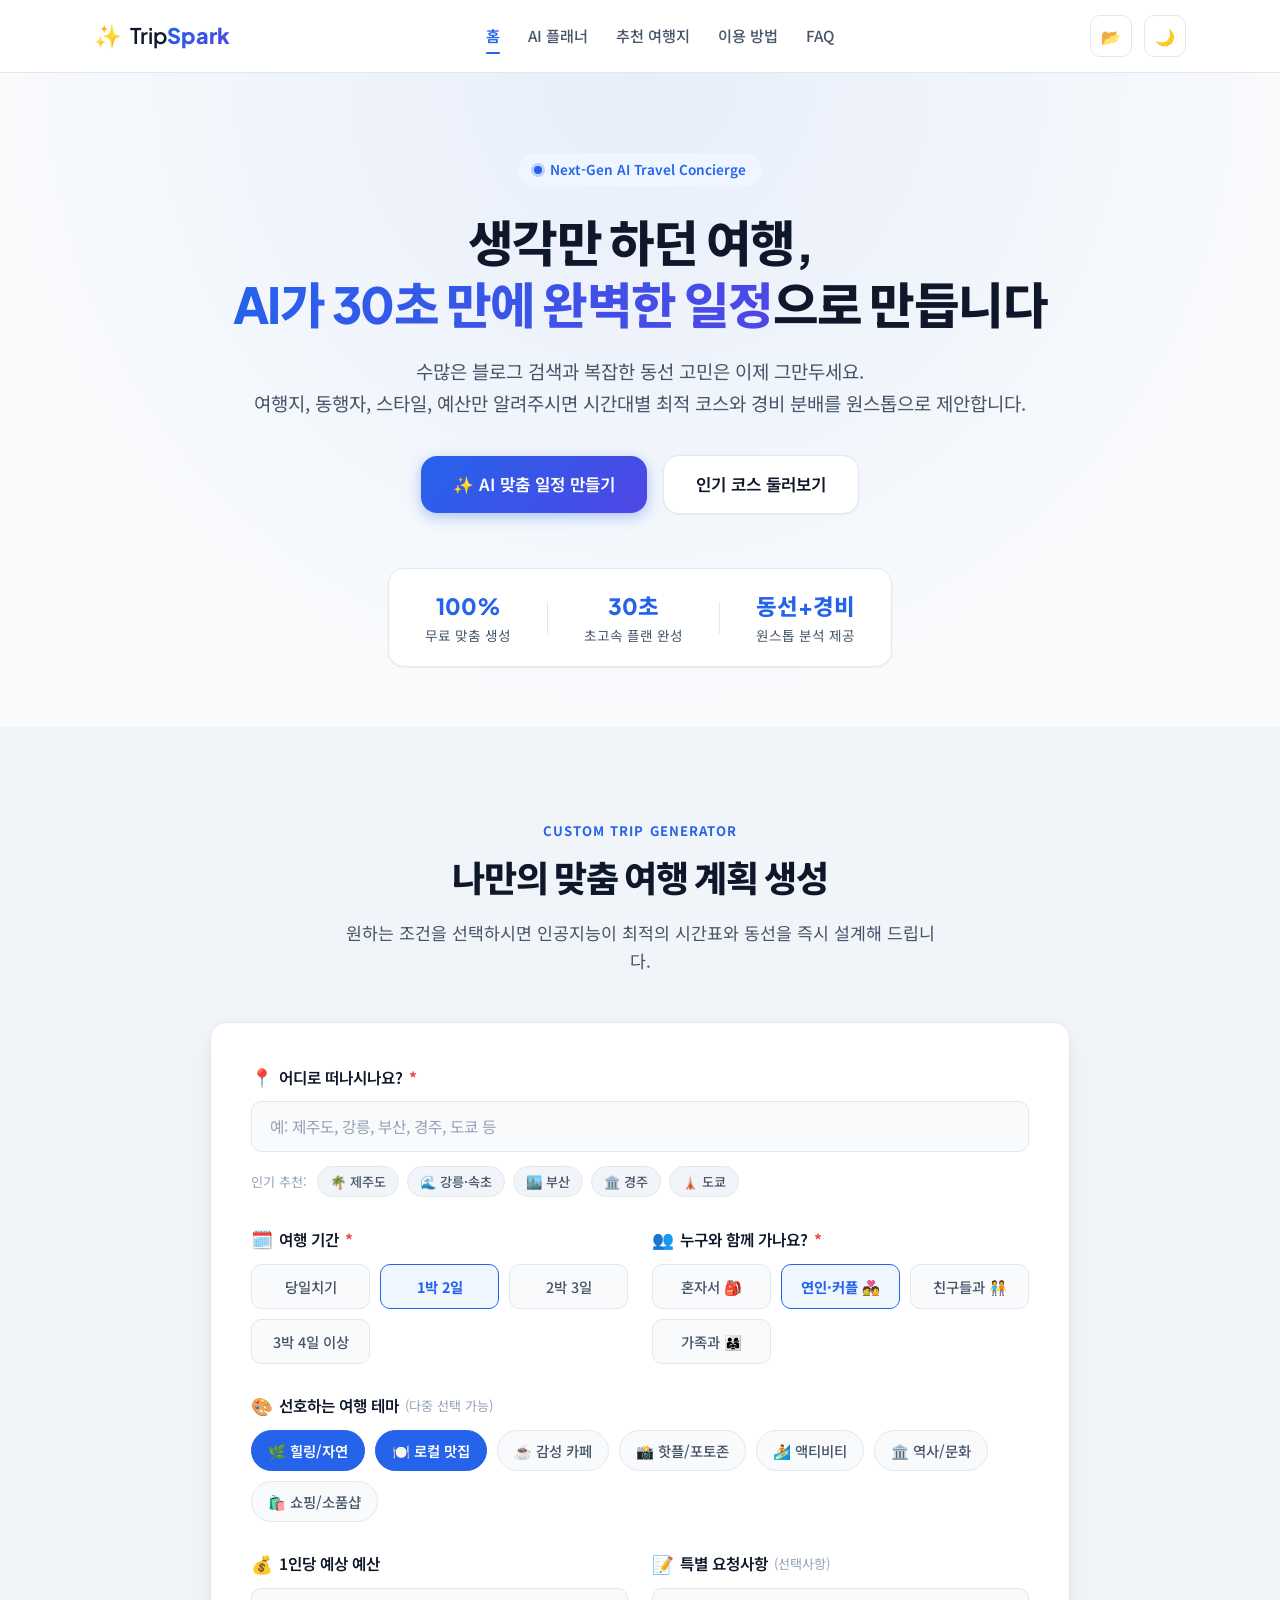
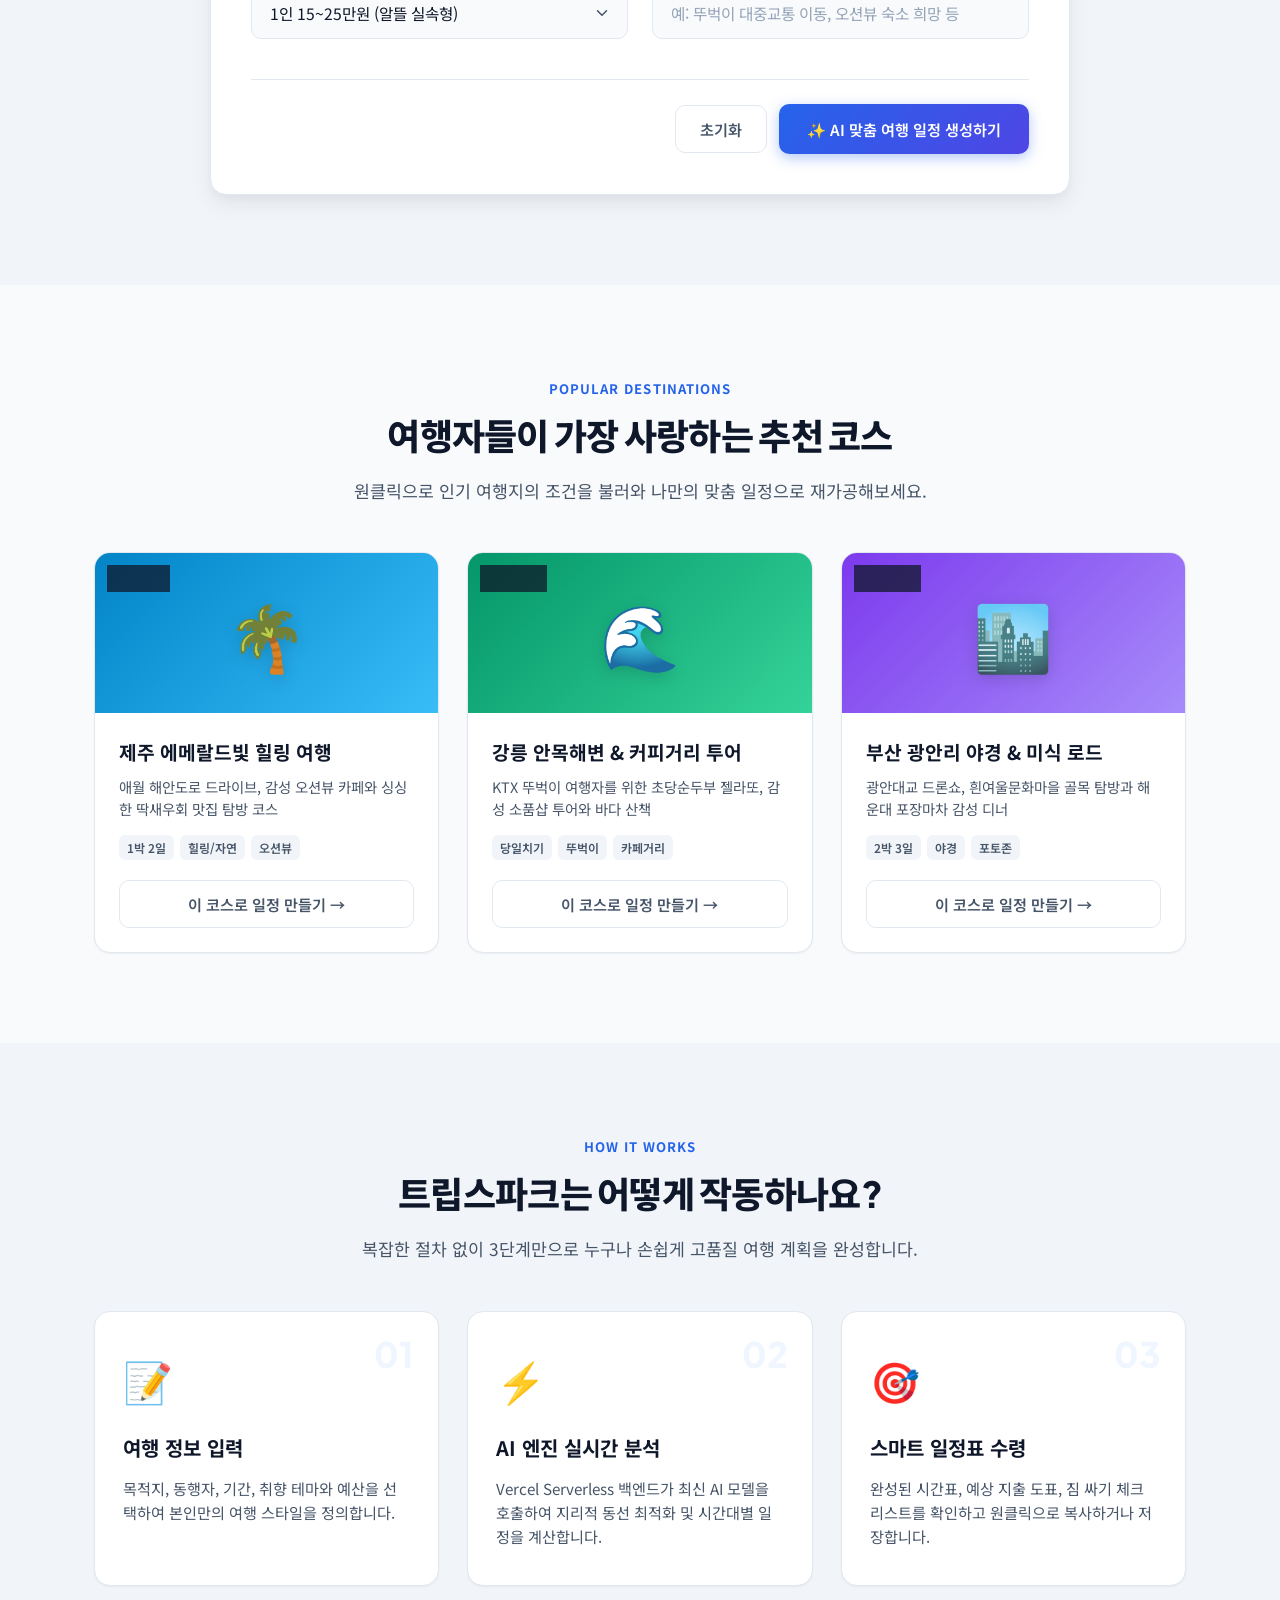
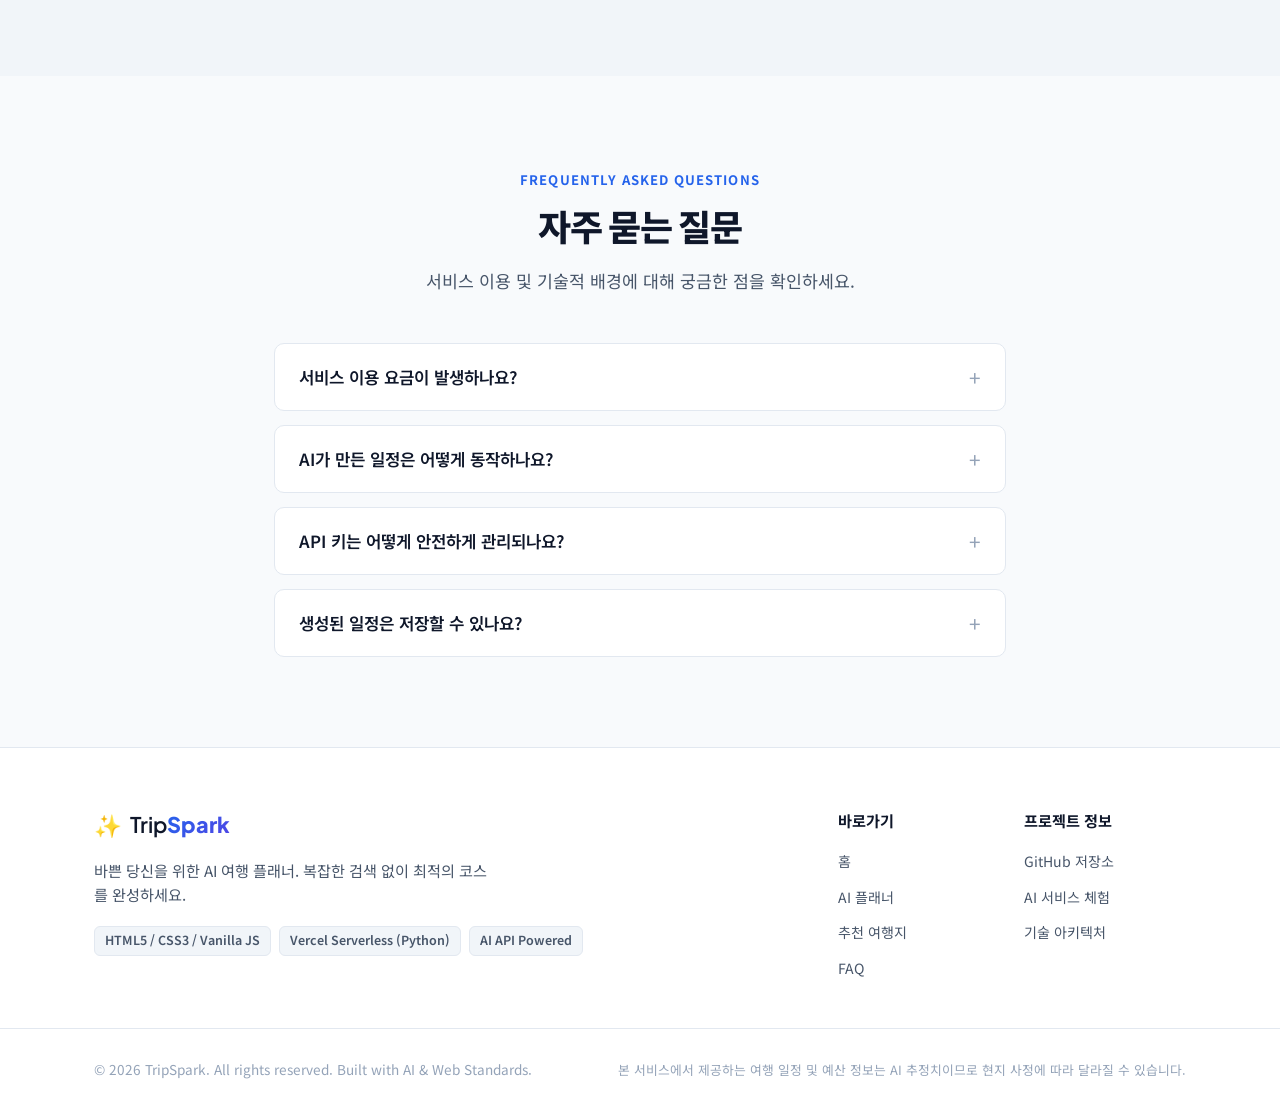
<file: index.html>
<!DOCTYPE html>
<html lang="ko">
<head>
  <meta charset="UTF-8">
  <meta name="viewport" content="width=device-width, initial-scale=1.0">
  <title>TripSpark | AI 맞춤 여행 일정 & 경비 플래너</title>
  <meta name="description" content="단 30초 만에 완성하는 나만의 맞춤형 여행 코스! 취향, 동행자, 예산에 맞춘 최적의 일정과 경비 분배를 AI가 제안합니다.">
  
  <!-- Favicon (SVG data URI) -->
  <link rel="icon" href="data:image/svg+xml,<svg xmlns=%22http://www.w3.org/2000/svg%22 viewBox=%220 0 100 100%22><text y=%22.9em%22 font-size=%2290%22>✈️</text></svg>">
  
  <!-- Web Fonts (Preconnect & Google Fonts) -->
  <link rel="preconnect" href="https://fonts.googleapis.com">
  <link rel="preconnect" href="https://fonts.gstatic.com" crossorigin>
  <link href="https://fonts.googleapis.com/css2?family=Noto+Sans+KR:wght@300;400;500;600;700;800&family=Plus+Jakarta+Sans:wght@500;600;700;800&display=swap" rel="stylesheet">
  
  <!-- Stylesheets -->
  <link rel="stylesheet" href="css/style.css">
  <link rel="stylesheet" href="css/dark-mode.css">
</head>
<body>

  <!-- ==================== HEADER / NAVIGATION ==================== -->
  <header class="navbar" id="navbar">
    <div class="container nav-container">
      <a href="#hero" class="brand-logo">
        <span class="logo-icon">✨</span>
        <span class="logo-text">Trip<strong>Spark</strong></span>
      </a>

      <!-- Desktop Navigation Links -->
      <nav class="nav-menu" id="navMenu">
        <ul class="nav-list">
          <li><a href="#hero" class="nav-link active">홈</a></li>
          <li><a href="#planner" class="nav-link">AI 플래너</a></li>
          <li><a href="#featured" class="nav-link">추천 여행지</a></li>
          <li><a href="#guide" class="nav-link">이용 방법</a></li>
          <li><a href="#faq" class="nav-link">FAQ</a></li>
        </ul>
      </nav>

      <!-- Utility Actions -->
      <div class="nav-actions">
        <!-- Storage Button (보너스 과제: 보관함) -->
        <button type="button" class="btn-icon" id="savedPlansBtn" title="최근 저장한 플랜" aria-label="최근 저장한 플랜 열기">
          <span class="icon">📂</span>
          <span class="badge" id="savedCountBadge">0</span>
        </button>

        <!-- Dark Mode Toggle Button (보너스 과제) -->
        <button type="button" class="btn-icon theme-toggle" id="themeToggleBtn" title="다크 모드 전환" aria-label="다크 모드 전환">
          <span class="icon" id="themeIcon">🌙</span>
        </button>

        <!-- Mobile Hamburger Toggle -->
        <button type="button" class="btn-icon mobile-menu-toggle" id="mobileMenuBtn" aria-label="모바일 메뉴 열기">
          <span></span>
          <span></span>
          <span></span>
        </button>
      </div>
    </div>
  </header>

  <!-- ==================== HERO SECTION ==================== -->
  <section class="section hero-section" id="hero">
    <div class="container hero-container">
      <div class="hero-content">
        <div class="hero-badge">
          <span class="badge-dot"></span>
          <span>Next-Gen AI Travel Concierge</span>
        </div>
        <h1 class="hero-title">
          생각만 하던 여행,<br>
          <span class="gradient-text">AI가 30초 만에 완벽한 일정</span>으로 만듭니다
        </h1>
        <p class="hero-desc">
          수많은 블로그 검색과 복잡한 동선 고민은 이제 그만두세요.<br class="hide-mobile">
          여행지, 동행자, 스타일, 예산만 알려주시면 시간대별 최적 코스와 경비 분배를 원스톱으로 제안합니다.
        </p>

        <div class="hero-cta-group">
          <a href="#planner" class="btn btn-primary btn-lg">
            <span>✨ AI 맞춤 일정 만들기</span>
          </a>
          <a href="#featured" class="btn btn-secondary btn-lg">
            <span>인기 코스 둘러보기</span>
          </a>
        </div>

        <!-- Trust Features / Key Metrics -->
        <div class="hero-stats">
          <div class="stat-item">
            <div class="stat-num">100%</div>
            <div class="stat-label">무료 맞춤 생성</div>
          </div>
          <div class="stat-divider"></div>
          <div class="stat-item">
            <div class="stat-num">30초</div>
            <div class="stat-label">초고속 플랜 완성</div>
          </div>
          <div class="stat-divider"></div>
          <div class="stat-item">
            <div class="stat-num">동선+경비</div>
            <div class="stat-label">원스톱 분석 제공</div>
          </div>
        </div>
      </div>
    </div>
  </section>

  <!-- ==================== AI PLANNER SECTION (CORE FEATURE) ==================== -->
  <section class="section planner-section" id="planner">
    <div class="container">
      <div class="section-header text-center">
        <span class="section-subtitle">CUSTOM TRIP GENERATOR</span>
        <h2 class="section-title">나만의 맞춤 여행 계획 생성</h2>
        <p class="section-desc">원하는 조건을 선택하시면 인공지능이 최적의 시간표와 동선을 즉시 설계해 드립니다.</p>
      </div>

      <div class="planner-card">
        <!-- Input Form -->
        <form id="travelForm" class="planner-form" novalidate>
          
          <!-- Field 1: Destination -->
          <div class="form-group">
            <label for="destinationInput" class="form-label">
              <span class="label-icon">📍</span> 어디로 떠나시나요? <span class="required">*</span>
            </label>
            <div class="input-with-clear">
              <input 
                type="text" 
                id="destinationInput" 
                name="destination" 
                class="form-control" 
                placeholder="예: 제주도, 강릉, 부산, 경주, 도쿄 등" 
                autocomplete="off"
                required
              >
            </div>
            <!-- Quick Chips -->
            <div class="chips-container">
              <span class="chips-label">인기 추천:</span>
              <button type="button" class="chip-btn" data-dest="제주도">🌴 제주도</button>
              <button type="button" class="chip-btn" data-dest="강릉/속초">🌊 강릉·속초</button>
              <button type="button" class="chip-btn" data-dest="부산">🏙️ 부산</button>
              <button type="button" class="chip-btn" data-dest="경주">🏛️ 경주</button>
              <button type="button" class="chip-btn" data-dest="도쿄">🗼 도쿄</button>
            </div>
          </div>

          <!-- 2-Column Grid for Duration & Travelers -->
          <div class="form-grid-2">
            <!-- Field 2: Duration -->
            <div class="form-group">
              <label class="form-label">
                <span class="label-icon">🗓️</span> 여행 기간 <span class="required">*</span>
              </label>
              <div class="radio-pill-group" id="durationGroup">
                <label class="radio-pill">
                  <input type="radio" name="duration" value="당일치기">
                  <span>당일치기</span>
                </label>
                <label class="radio-pill">
                  <input type="radio" name="duration" value="1박 2일" checked>
                  <span>1박 2일</span>
                </label>
                <label class="radio-pill">
                  <input type="radio" name="duration" value="2박 3일">
                  <span>2박 3일</span>
                </label>
                <label class="radio-pill">
                  <input type="radio" name="duration" value="3박 4일">
                  <span>3박 4일 이상</span>
                </label>
              </div>
            </div>

            <!-- Field 3: Travelers -->
            <div class="form-group">
              <label class="form-label">
                <span class="label-icon">👥</span> 누구와 함께 가나요? <span class="required">*</span>
              </label>
              <div class="radio-pill-group" id="travelersGroup">
                <label class="radio-pill">
                  <input type="radio" name="travelers" value="혼자서 (나홀로 여행)">
                  <span>혼자서 🎒</span>
                </label>
                <label class="radio-pill">
                  <input type="radio" name="travelers" value="연인·커플과 함께" checked>
                  <span>연인·커플 💑</span>
                </label>
                <label class="radio-pill">
                  <input type="radio" name="travelers" value="친구들과 함께">
                  <span>친구들과 🧑‍🤝‍🧑</span>
                </label>
                <label class="radio-pill">
                  <input type="radio" name="travelers" value="가족(아이/부모님)과 함께">
                  <span>가족과 👨‍👩‍👧</span>
                </label>
              </div>
            </div>
          </div>

          <!-- Field 4: Travel Theme (Checkboxes) -->
          <div class="form-group">
            <label class="form-label">
              <span class="label-icon">🎨</span> 선호하는 여행 테마 <span class="label-hint">(다중 선택 가능)</span>
            </label>
            <div class="checkbox-tag-group" id="themeGroup">
              <label class="checkbox-tag">
                <input type="checkbox" name="theme" value="힐링/자연" checked>
                <span>🌿 힐링/자연</span>
              </label>
              <label class="checkbox-tag">
                <input type="checkbox" name="theme" value="맛집 투어" checked>
                <span>🍽️ 로컬 맛집</span>
              </label>
              <label class="checkbox-tag">
                <input type="checkbox" name="theme" value="감성 카페">
                <span>☕ 감성 카페</span>
              </label>
              <label class="checkbox-tag">
                <input type="checkbox" name="theme" value="핫플레이스/포토존">
                <span>📸 핫플/포토존</span>
              </label>
              <label class="checkbox-tag">
                <input type="checkbox" name="theme" value="액티비티/체험">
                <span>🏄 액티비티</span>
              </label>
              <label class="checkbox-tag">
                <input type="checkbox" name="theme" value="역사/문화 유적">
                <span>🏛️ 역사/문화</span>
              </label>
              <label class="checkbox-tag">
                <input type="checkbox" name="theme" value="쇼핑/소품샵">
                <span>🛍️ 쇼핑/소품샵</span>
              </label>
            </div>
          </div>

          <!-- 2-Column Grid for Budget & Notes -->
          <div class="form-grid-2">
            <!-- Field 5: Budget -->
            <div class="form-group">
              <label for="budgetSelect" class="form-label">
                <span class="label-icon">💰</span> 1인당 예상 예산
              </label>
              <select id="budgetSelect" name="budget" class="form-control select-control">
                <option value="1인 10만원 이하 (초가성비 뚜벅이)">1인 10만원 이하 (초가성비 뚜벅이)</option>
                <option value="1인 15~25만원 (알뜰 실속형)" selected>1인 15~25만원 (알뜰 실속형)</option>
                <option value="1인 30~50만원 (여유로운 힐링형)">1인 30~50만원 (여유로운 힐링형)</option>
                <option value="1인 50만원 이상 (럭셔리 호캉스/플렉스)">1인 50만원 이상 (럭셔리 호캉스)</option>
              </select>
            </div>

            <!-- Field 6: Special Notes -->
            <div class="form-group">
              <label for="notesInput" class="form-label">
                <span class="label-icon">📝</span> 특별 요청사항 <span class="label-hint">(선택사항)</span>
              </label>
              <input 
                type="text" 
                id="notesInput" 
                name="notes" 
                class="form-control" 
                placeholder="예: 뚜벅이 대중교통 이동, 오션뷰 숙소 희망 등"
              >
            </div>
          </div>

          <!-- Form Submit Actions -->
          <div class="form-actions">
            <button type="button" id="resetBtn" class="btn btn-outline">
              <span>초기화</span>
            </button>
            <button type="submit" id="submitBtn" class="btn btn-primary btn-submit">
              <span class="btn-text">✨ AI 맞춤 여행 일정 생성하기</span>
              <span class="btn-spinner" style="display: none;"></span>
            </button>
          </div>

        </form>

        <!-- ================= UX Feedback / Alerts Container ================= -->
        <div id="alertContainer" class="alert-container" style="display: none;">
          <div class="alert-box" id="alertBox">
            <span class="alert-icon" id="alertIcon">⚠️</span>
            <div class="alert-content">
              <div class="alert-title" id="alertTitle">안내</div>
              <div class="alert-message" id="alertMessage"></div>
            </div>
            <button type="button" class="alert-close" id="alertCloseBtn" aria-label="닫기">✕</button>
          </div>
        </div>

        <!-- ================= Loading State UI ================= -->
        <div id="loadingContainer" class="loading-container" style="display: none;">
          <div class="loading-spinner-wrapper">
            <div class="pulsing-circle"></div>
            <div class="loading-plane">✈️</div>
          </div>
          <h3 class="loading-title">AI 플래너가 여행 일정을 생성하고 있습니다</h3>
          <p class="loading-desc" id="loadingProgressText">목적지 정보와 동선을 분석 중입니다...</p>
          <div class="loading-progress-bar">
            <div class="loading-progress-fill" id="progressBar"></div>
          </div>
          <p class="loading-hint" id="loadingDelayHint" style="display: none;">
            ⏳ AI 연동으로 인해 응답까지 약 5~15초 정도 소요될 수 있습니다. 잠시만 기다려주세요.
          </p>
        </div>

        <!-- ================= Result Display Container ================= -->
        <div id="resultContainer" class="result-container" style="display: none;">
          
          <!-- Mock / Notification Banner -->
          <div id="mockBanner" class="info-banner" style="display: none;">
            <span class="banner-icon">💡</span>
            <span class="banner-text" id="mockBannerText">스마트 시뮬레이션 모드로 생성되었습니다. Vercel 환경 변수 등록 시 실시간 AI로 전환됩니다.</span>
          </div>

          <!-- Result Header -->
          <div class="result-header">
            <div class="result-badge-row">
              <span class="tag-pill tag-dest" id="resultDestTag">📍 제주도</span>
              <span class="tag-pill tag-duration" id="resultDurationTag">🗓️ 1박 2일</span>
              <span class="tag-pill tag-travelers" id="resultTravelersTag">👥 연인과 함께</span>
              <span class="tag-pill tag-budget" id="resultBudgetTag">💰 알뜰 실속형</span>
            </div>
            <h3 class="result-title" id="resultTitle">✨ 제주도 1박 2일 맞춤 여행 코스</h3>
            <p class="result-summary" id="resultSummary"></p>
          </div>

          <!-- Itinerary Days (Timeline) -->
          <div class="itinerary-timeline" id="timelineContainer">
            <!-- Dynamically populated via JavaScript -->
          </div>

          <!-- Budget Breakdown & Checklist Grid -->
          <div class="result-details-grid">
            <!-- Budget Card -->
            <div class="detail-card">
              <div class="detail-card-header">
                <span class="card-icon">💳</span>
                <h4>예상 지출 분석</h4>
              </div>
              <div class="budget-list" id="budgetList">
                <!-- Dynamically populated -->
              </div>
            </div>

            <!-- Packing Checklist Card -->
            <div class="detail-card">
              <div class="detail-card-header">
                <span class="card-icon">🎒</span>
                <h4>추천 준비물 체크리스트</h4>
              </div>
              <ul class="checklist-items" id="checklistItems">
                <!-- Dynamically populated with interactive checkboxes -->
              </ul>
            </div>
          </div>

          <!-- AI Special Advice -->
          <div class="advice-card" id="adviceCard">
            <div class="advice-icon">💡</div>
            <div class="advice-body">
              <div class="advice-title">AI 여행 컨시어지 조언</div>
              <p class="advice-text" id="adviceText"></p>
            </div>
          </div>

          <!-- Action Buttons Bar -->
          <div class="result-actions">
            <button type="button" class="btn btn-outline" id="copyResultBtn">
              <span>📋 전체 일정 복사</span>
            </button>
            <button type="button" class="btn btn-outline" id="saveResultBtn">
              <span>💾 내 보관함에 저장</span>
            </button>
            <button type="button" class="btn btn-outline" id="printResultBtn">
              <span>🖨️ 일정 인쇄 / PDF</span>
            </button>
            <button type="button" class="btn btn-primary" id="regenerateBtn">
              <span>🔄 다른 일정 생성하기</span>
            </button>
          </div>

        </div>

      </div>
    </div>
  </section>

  <!-- ==================== FEATURED TRIPS SECTION ==================== -->
  <section class="section featured-section" id="featured">
    <div class="container">
      <div class="section-header text-center">
        <span class="section-subtitle">POPULAR DESTINATIONS</span>
        <h2 class="section-title">여행자들이 가장 사랑하는 추천 코스</h2>
        <p class="section-desc">원클릭으로 인기 여행지의 조건을 불러와 나만의 맞춤 일정으로 재가공해보세요.</p>
      </div>

      <div class="featured-grid">
        <!-- Card 1: Jeju -->
        <div class="featured-card">
          <div class="card-img-wrapper">
            <div class="card-badge">인기 1위</div>
            <div class="card-img-placeholder jeju-bg">
              <span class="card-emoji">🌴</span>
            </div>
          </div>
          <div class="card-body">
            <h3 class="card-title">제주 에메랄드빛 힐링 여행</h3>
            <p class="card-desc">애월 해안도로 드라이브, 감성 오션뷰 카페와 싱싱한 딱새우회 맛집 탐방 코스</p>
            <div class="card-tags">
              <span class="mini-tag">1박 2일</span>
              <span class="mini-tag">힐링/자연</span>
              <span class="mini-tag">오션뷰</span>
            </div>
            <button type="button" class="btn btn-outline btn-block apply-preset-btn" 
              data-dest="제주도" 
              data-duration="1박 2일" 
              data-travelers="연인·커플과 함께" 
              data-theme="힐링/자연,맛집 투어,감성 카페"
              data-budget="1인 15~25만원 (알뜰 실속형)"
              data-notes="바다가 보이는 오션뷰 카페 필수">
              이 코스로 일정 만들기 →
            </button>
          </div>
        </div>

        <!-- Card 2: Gangneung -->
        <div class="featured-card">
          <div class="card-img-wrapper">
            <div class="card-badge">감성 추천</div>
            <div class="card-img-placeholder gangneung-bg">
              <span class="card-emoji">🌊</span>
            </div>
          </div>
          <div class="card-body">
            <h3 class="card-title">강릉 안목해변 & 커피거리 투어</h3>
            <p class="card-desc">KTX 뚜벅이 여행자를 위한 초당순두부 젤라또, 감성 소품샵 투어와 바다 산책</p>
            <div class="card-tags">
              <span class="mini-tag">당일치기</span>
              <span class="mini-tag">뚜벅이</span>
              <span class="mini-tag">카페거리</span>
            </div>
            <button type="button" class="btn btn-outline btn-block apply-preset-btn"
              data-dest="강릉" 
              data-duration="당일치기" 
              data-travelers="친구들과 함께" 
              data-theme="감성 카페,맛집 투어,쇼핑/소품샵"
              data-budget="1인 10만원 이하 (초가성비 뚜벅이)"
              data-notes="KTX 대중교통 뚜벅이 일정">
              이 코스로 일정 만들기 →
            </button>
          </div>
        </div>

        <!-- Card 3: Busan -->
        <div class="featured-card">
          <div class="card-img-wrapper">
            <div class="card-badge">야경 명소</div>
            <div class="card-img-placeholder busan-bg">
              <span class="card-emoji">🏙️</span>
            </div>
          </div>
          <div class="card-body">
            <h3 class="card-title">부산 광안리 야경 & 미식 로드</h3>
            <p class="card-desc">광안대교 드론쇼, 흰여울문화마을 골목 탐방과 해운대 포장마차 감성 디너</p>
            <div class="card-tags">
              <span class="mini-tag">2박 3일</span>
              <span class="mini-tag">야경</span>
              <span class="mini-tag">포토존</span>
            </div>
            <button type="button" class="btn btn-outline btn-block apply-preset-btn"
              data-dest="부산" 
              data-duration="2박 3일" 
              data-travelers="연인·커플과 함께" 
              data-theme="핫플레이스/포토존,맛집 투어,힐링/자연"
              data-budget="1인 30~50만원 (여유로운 힐링형)"
              data-notes="광안대교 야경 감상 명소 포함">
              이 코스로 일정 만들기 →
            </button>
          </div>
        </div>
      </div>
    </div>
  </section>

  <!-- ==================== HOW IT WORKS SECTION ==================== -->
  <section class="section guide-section" id="guide">
    <div class="container">
      <div class="section-header text-center">
        <span class="section-subtitle">HOW IT WORKS</span>
        <h2 class="section-title">트립스파크는 어떻게 작동하나요?</h2>
        <p class="section-desc">복잡한 절차 없이 3단계만으로 누구나 손쉽게 고품질 여행 계획을 완성합니다.</p>
      </div>

      <div class="steps-grid">
        <div class="step-card">
          <div class="step-number">01</div>
          <div class="step-icon">📝</div>
          <h3 class="step-title">여행 정보 입력</h3>
          <p class="step-desc">목적지, 동행자, 기간, 취향 테마와 예산을 선택하여 본인만의 여행 스타일을 정의합니다.</p>
        </div>
        <div class="step-card">
          <div class="step-number">02</div>
          <div class="step-icon">⚡</div>
          <h3 class="step-title">AI 엔진 실시간 분석</h3>
          <p class="step-desc">Vercel Serverless 백엔드가 최신 AI 모델을 호출하여 지리적 동선 최적화 및 시간대별 일정을 계산합니다.</p>
        </div>
        <div class="step-card">
          <div class="step-number">03</div>
          <div class="step-icon">🎯</div>
          <h3 class="step-title">스마트 일정표 수령</h3>
          <p class="step-desc">완성된 시간표, 예상 지출 도표, 짐 싸기 체크리스트를 확인하고 원클릭으로 복사하거나 저장합니다.</p>
        </div>
      </div>
    </div>
  </section>

  <!-- ==================== FAQ SECTION ==================== -->
  <section class="section faq-section" id="faq">
    <div class="container max-w-md">
      <div class="section-header text-center">
        <span class="section-subtitle">FREQUENTLY ASKED QUESTIONS</span>
        <h2 class="section-title">자주 묻는 질문</h2>
        <p class="section-desc">서비스 이용 및 기술적 배경에 대해 궁금한 점을 확인하세요.</p>
      </div>

      <div class="accordion" id="faqAccordion">
        <!-- Item 1 -->
        <div class="accordion-item">
          <button type="button" class="accordion-header" aria-expanded="false">
            <span class="accordion-title">서비스 이용 요금이 발생하나요?</span>
            <span class="accordion-icon">+</span>
          </button>
          <div class="accordion-content">
            <p>트립스파크는 누구나 무료로 이용할 수 있는 웹 서비스입니다. 별도의 회원가입 없이 바로 여행 일정을 생성해보실 수 있습니다.</p>
          </div>
        </div>

        <!-- Item 2 -->
        <div class="accordion-item">
          <button type="button" class="accordion-header" aria-expanded="false">
            <span class="accordion-title">AI가 만든 일정은 어떻게 동작하나요?</span>
            <span class="accordion-icon">+</span>
          </button>
          <div class="accordion-content">
            <p>사용자가 입력한 정보는 프론트엔드에서 JavaScript의 <code>fetch</code>를 통해 백엔드(Vercel Serverless Functions)로 안전하게 전달되며, AI 모델이 지리적 동선과 추천 시간대를 고려하여 구조화된 JSON 데이터로 일정을 생성해 화면에 렌더링합니다.</p>
          </div>
        </div>

        <!-- Item 3 -->
        <div class="accordion-item">
          <button type="button" class="accordion-header" aria-expanded="false">
            <span class="accordion-title">API 키는 어떻게 안전하게 관리되나요?</span>
            <span class="accordion-icon">+</span>
          </button>
          <div class="accordion-content">
            <p>보안 강화를 위해 OpenAI 및 Gemini API 키는 프론트엔드 코드나 깃허브 저장소에 절대 노출되지 않습니다. Vercel의 안전한 서버리스 환경 변수(Environment Variables) 시스템을 통해 백엔드 파이썬 런타임에서만 은닉되어 처리됩니다.</p>
          </div>
        </div>

        <!-- Item 4 -->
        <div class="accordion-item">
          <button type="button" class="accordion-header" aria-expanded="false">
            <span class="accordion-title">생성된 일정은 저장할 수 있나요?</span>
            <span class="accordion-icon">+</span>
          </button>
          <div class="accordion-content">
            <p>네! [전체 일정 복사] 버튼으로 카카오톡이나 메모장에 즉시 붙여넣을 수 있으며, [내 보관함에 저장]을 누르면 브라우저의 로컬 스토리지에 안전하게 보관되어 상단 폴더 아이콘을 통해 언제든 다시 열람할 수 있습니다.</p>
          </div>
        </div>
      </div>
    </div>
  </section>

  <!-- ==================== SAVED PLANS MODAL (BONUS FEATURE) ==================== -->
  <div class="modal-overlay" id="savedModal" style="display: none;">
    <div class="modal-box">
      <div class="modal-header">
        <h3 class="modal-title">📂 내가 저장한 여행 플랜</h3>
        <button type="button" class="modal-close" id="modalCloseBtn" aria-label="닫기">✕</button>
      </div>
      <div class="modal-body" id="savedPlansList">
        <div class="empty-state">
          <p>아직 저장된 여행 플랜이 없습니다.</p>
          <p class="empty-sub">AI 플래너에서 일정을 만든 후 '내 보관함에 저장'을 눌러보세요!</p>
        </div>
      </div>
    </div>
  </div>

  <!-- ==================== FOOTER ==================== -->
  <footer class="footer">
    <div class="container footer-container">
      <div class="footer-brand">
        <div class="brand-logo">
          <span class="logo-icon">✨</span>
          <span class="logo-text">Trip<strong>Spark</strong></span>
        </div>
        <p class="footer-desc">
          바쁜 당신을 위한 AI 여행 플래너. 복잡한 검색 없이 최적의 코스를 완성하세요.
        </p>
        <div class="footer-tags">
          <span class="badge-tech">HTML5 / CSS3 / Vanilla JS</span>
          <span class="badge-tech">Vercel Serverless (Python)</span>
          <span class="badge-tech">AI API Powered</span>
        </div>
      </div>

      <div class="footer-links">
        <div class="footer-col">
          <h4>바로가기</h4>
          <ul>
            <li><a href="#hero">홈</a></li>
            <li><a href="#planner">AI 플래너</a></li>
            <li><a href="#featured">추천 여행지</a></li>
            <li><a href="#faq">FAQ</a></li>
          </ul>
        </div>
        <div class="footer-col">
          <h4>프로젝트 정보</h4>
          <ul>
            <li><a href="https://github.com/hissuuummin/A1-3" target="_blank" rel="noopener noreferrer">GitHub 저장소</a></li>
            <li><a href="#planner">AI 서비스 체험</a></li>
            <li><a href="#guide">기술 아키텍처</a></li>
          </ul>
        </div>
      </div>
    </div>
    
    <div class="footer-bottom">
      <div class="container bottom-container">
        <p>© 2026 TripSpark. All rights reserved. Built with AI & Web Standards.</p>
        <p class="disclaimer">본 서비스에서 제공하는 여행 일정 및 예산 정보는 AI 추정치이므로 현지 사정에 따라 달라질 수 있습니다.</p>
      </div>
    </div>
  </footer>

  <!-- Toast Notification Container -->
  <div class="toast-container" id="toastContainer"></div>

  <!-- JavaScript Modules -->
  <script src="js/storage.js"></script>
  <script src="js/api.js"></script>
  <script src="js/app.js"></script>
</body>
</html>
</file>
<file: css/style.css>
/* ==========================================================================
   TripSpark - Modern Responsive Stylesheet (Vanilla CSS)
   ========================================================================== */

/* --- 1. CSS Variables & Design Tokens --- */
:root {
  /* Colors - Light Theme */
  --primary: #2563eb;
  --primary-hover: #1d4ed8;
  --primary-light: #eff6ff;
  --primary-gradient: linear-gradient(135deg, #2563eb 0%, #4f46e5 100%);
  --accent: #f59e0b;
  --accent-light: #fef3c7;
  
  --text-main: #0f172a;
  --text-secondary: #475569;
  --text-muted: #94a3b8;
  --text-white: #ffffff;
  
  --bg-body: #f8fafc;
  --bg-surface: #ffffff;
  --bg-surface-elevated: #ffffff;
  --bg-surface-alt: #f1f5f9;
  
  --border-color: #e2e8f0;
  --border-focus: #3b82f6;
  
  /* Status Colors */
  --color-success: #10b981;
  --color-success-bg: #ecfdf5;
  --color-warning: #f59e0b;
  --color-warning-bg: #fffbeb;
  --color-error: #ef4444;
  --color-error-bg: #fef2f2;
  --color-info: #0ea5e9;
  --color-info-bg: #f0f9ff;
  
  /* Shadows */
  --shadow-sm: 0 1px 2px 0 rgba(0, 0, 0, 0.05);
  --shadow-md: 0 4px 6px -1px rgba(0, 0, 0, 0.08), 0 2px 4px -1px rgba(0, 0, 0, 0.04);
  --shadow-lg: 0 10px 25px -3px rgba(0, 0, 0, 0.08), 0 4px 10px -2px rgba(0, 0, 0, 0.04);
  --shadow-xl: 0 20px 25px -5px rgba(0, 0, 0, 0.1), 0 10px 10px -5px rgba(0, 0, 0, 0.04);
  
  /* Radii */
  --radius-sm: 6px;
  --radius-md: 10px;
  --radius-lg: 16px;
  --radius-full: 9999px;
  
  /* Transitions */
  --transition-fast: 0.15s ease;
  --transition-base: 0.25s ease;
  --transition-smooth: 0.35s cubic-bezier(0.16, 1, 0.3, 1);
  
  /* Fonts */
  --font-base: 'Noto Sans KR', -apple-system, BlinkMacSystemFont, 'Segoe UI', Roboto, sans-serif;
  --font-heading: 'Plus Jakarta Sans', 'Noto Sans KR', sans-serif;
}

/* --- 2. Base & Reset --- */
*, *::before, *::after {
  box-sizing: border-box;
  margin: 0;
  padding: 0;
}

html {
  scroll-behavior: smooth;
  font-size: 16px;
}

body {
  font-family: var(--font-base);
  color: var(--text-main);
  background-color: var(--bg-body);
  line-height: 1.6;
  -webkit-font-smoothing: antialiased;
  -moz-osx-font-smoothing: grayscale;
  transition: background-color var(--transition-base), color var(--transition-base);
  overflow-x: hidden;
}

a {
  color: inherit;
  text-decoration: none;
}

ul, ol {
  list-style: none;
}

button, input, select, textarea {
  font-family: inherit;
  font-size: inherit;
  color: inherit;
  outline: none;
  border: none;
}

button {
  cursor: pointer;
  background: none;
}

img {
  max-width: 100%;
  display: block;
}

/* --- 3. Layout Utilities --- */
.container {
  width: 100%;
  max-width: 1140px;
  margin: 0 auto;
  padding: 0 24px;
}

.max-w-md {
  max-width: 780px;
}

.section {
  padding: 90px 0;
}

.section-header {
  margin-bottom: 48px;
}

.section-header.text-center {
  text-align: center;
}

.section-subtitle {
  display: inline-block;
  font-size: 0.82rem;
  font-weight: 700;
  letter-spacing: 0.08em;
  color: var(--primary);
  text-transform: uppercase;
  margin-bottom: 8px;
}

.section-title {
  font-family: var(--font-heading);
  font-size: 2.25rem;
  font-weight: 800;
  letter-spacing: -0.02em;
  color: var(--text-main);
  margin-bottom: 12px;
}

.section-desc {
  font-size: 1.08rem;
  color: var(--text-secondary);
  max-width: 600px;
  margin: 0 auto;
}

.gradient-text {
  background: var(--primary-gradient);
  -webkit-background-clip: text;
  -webkit-text-fill-color: transparent;
  display: inline-block;
}

/* --- 4. Buttons --- */
.btn {
  display: inline-flex;
  align-items: center;
  justify-content: center;
  gap: 8px;
  padding: 12px 24px;
  font-size: 0.95rem;
  font-weight: 600;
  border-radius: var(--radius-md);
  transition: all var(--transition-fast);
  text-align: center;
}

.btn-lg {
  padding: 15px 32px;
  font-size: 1.05rem;
  border-radius: var(--radius-lg);
}

.btn-primary {
  background: var(--primary-gradient);
  color: var(--text-white);
  box-shadow: 0 4px 14px rgba(37, 99, 235, 0.35);
}

.btn-primary:hover {
  box-shadow: 0 6px 20px rgba(37, 99, 235, 0.45);
  transform: translateY(-1px);
}

.btn-primary:active {
  transform: translateY(0);
}

.btn-secondary {
  background: var(--bg-surface);
  color: var(--text-main);
  border: 1px solid var(--border-color);
  box-shadow: var(--shadow-sm);
}

.btn-secondary:hover {
  background: var(--bg-surface-alt);
  border-color: var(--text-muted);
}

.btn-outline {
  background: transparent;
  color: var(--text-secondary);
  border: 1px solid var(--border-color);
}

.btn-outline:hover {
  background: var(--bg-surface-alt);
  color: var(--text-main);
  border-color: var(--text-muted);
}

.btn-block {
  width: 100%;
}

.btn-icon {
  display: inline-flex;
  align-items: center;
  justify-content: center;
  width: 42px;
  height: 42px;
  border-radius: var(--radius-md);
  border: 1px solid var(--border-color);
  background: var(--bg-surface);
  color: var(--text-main);
  position: relative;
  transition: all var(--transition-fast);
}

.btn-icon:hover {
  background: var(--bg-surface-alt);
  border-color: var(--text-muted);
}

.btn-icon .badge {
  position: absolute;
  top: -4px;
  right: -4px;
  background: var(--primary);
  color: #fff;
  font-size: 0.7rem;
  font-weight: 700;
  width: 18px;
  height: 18px;
  border-radius: 50%;
  display: flex;
  align-items: center;
  justify-content: center;
}

/* --- 5. Navigation Bar --- */
.navbar {
  position: sticky;
  top: 0;
  left: 0;
  right: 0;
  z-index: 100;
  background: rgba(255, 255, 255, 0.88);
  backdrop-filter: blur(12px);
  -webkit-backdrop-filter: blur(12px);
  border-bottom: 1px solid var(--border-color);
  transition: background-color var(--transition-base), border-color var(--transition-base);
}

.nav-container {
  display: flex;
  align-items: center;
  justify-content: space-between;
  height: 72px;
}

.brand-logo {
  display: flex;
  align-items: center;
  gap: 8px;
  font-family: var(--font-heading);
  font-size: 1.35rem;
  font-weight: 600;
  color: var(--text-main);
}

.brand-logo .logo-icon {
  font-size: 1.4rem;
}

.brand-logo strong {
  font-weight: 800;
  background: var(--primary-gradient);
  -webkit-background-clip: text;
  -webkit-text-fill-color: transparent;
}

.nav-list {
  display: flex;
  align-items: center;
  gap: 28px;
}

.nav-link {
  font-size: 0.95rem;
  font-weight: 500;
  color: var(--text-secondary);
  transition: color var(--transition-fast);
  padding: 8px 0;
  position: relative;
}

.nav-link:hover,
.nav-link.active {
  color: var(--primary);
  font-weight: 600;
}

.nav-link.active::after {
  content: '';
  position: absolute;
  bottom: 0;
  left: 0;
  right: 0;
  height: 2px;
  background: var(--primary);
  border-radius: 2px;
}

.nav-actions {
  display: flex;
  align-items: center;
  gap: 12px;
}

.mobile-menu-toggle {
  display: none;
  flex-direction: column;
  justify-content: center;
  gap: 5px;
  padding: 0 10px;
}

.mobile-menu-toggle span {
  display: block;
  width: 20px;
  height: 2px;
  background-color: var(--text-main);
  transition: transform var(--transition-fast), opacity var(--transition-fast);
}

/* --- 6. Hero Section --- */
.hero-section {
  padding: 80px 0 60px;
  background: radial-gradient(circle at 50% 0%, rgba(37, 99, 235, 0.08) 0%, transparent 70%);
}

.hero-content {
  max-width: 820px;
  margin: 0 auto;
  text-align: center;
}

.hero-badge {
  display: inline-flex;
  align-items: center;
  gap: 8px;
  padding: 6px 16px;
  background: var(--primary-light);
  color: var(--primary);
  border-radius: var(--radius-full);
  font-size: 0.85rem;
  font-weight: 600;
  margin-bottom: 24px;
}

.badge-dot {
  width: 8px;
  height: 8px;
  background: var(--primary);
  border-radius: 50%;
  box-shadow: 0 0 0 3px rgba(37, 99, 235, 0.25);
}

.hero-title {
  font-family: var(--font-heading);
  font-size: 3.1rem;
  font-weight: 800;
  line-height: 1.25;
  letter-spacing: -0.03em;
  color: var(--text-main);
  margin-bottom: 20px;
}

.hero-desc {
  font-size: 1.18rem;
  color: var(--text-secondary);
  line-height: 1.7;
  margin-bottom: 36px;
}

.hero-cta-group {
  display: flex;
  align-items: center;
  justify-content: center;
  gap: 16px;
  margin-bottom: 54px;
}

.hero-stats {
  display: inline-flex;
  align-items: center;
  justify-content: center;
  gap: 36px;
  padding: 20px 36px;
  background: var(--bg-surface);
  border: 1px solid var(--border-color);
  border-radius: var(--radius-lg);
  box-shadow: var(--shadow-sm);
}

.stat-item {
  text-align: center;
}

.stat-num {
  font-family: var(--font-heading);
  font-size: 1.4rem;
  font-weight: 800;
  color: var(--primary);
}

.stat-label {
  font-size: 0.85rem;
  color: var(--text-secondary);
}

.stat-divider {
  width: 1px;
  height: 32px;
  background-color: var(--border-color);
}

/* --- 7. Planner Section & Form --- */
.planner-section {
  background-color: var(--bg-surface-alt);
}

.planner-card {
  background: var(--bg-surface);
  border: 1px solid var(--border-color);
  border-radius: var(--radius-lg);
  padding: 40px;
  box-shadow: var(--shadow-lg);
  max-width: 860px;
  margin: 0 auto;
}

.planner-form {
  display: flex;
  flex-direction: column;
  gap: 28px;
}

.form-group {
  display: flex;
  flex-direction: column;
  gap: 10px;
}

.form-label {
  font-size: 0.98rem;
  font-weight: 600;
  color: var(--text-main);
  display: flex;
  align-items: center;
  gap: 6px;
}

.label-icon {
  font-size: 1.1rem;
}

.required {
  color: var(--color-error);
  font-weight: 700;
}

.label-hint {
  font-size: 0.82rem;
  font-weight: 400;
  color: var(--text-muted);
}

.form-control {
  width: 100%;
  padding: 13px 18px;
  font-size: 0.98rem;
  background: var(--bg-body);
  border: 1.5px solid var(--border-color);
  border-radius: var(--radius-md);
  color: var(--text-main);
  transition: border-color var(--transition-fast), box-shadow var(--transition-fast);
}

.form-control:focus {
  border-color: var(--border-focus);
  box-shadow: 0 0 0 3px rgba(59, 130, 246, 0.18);
}

.form-control::placeholder {
  color: var(--text-muted);
}

.select-control {
  appearance: none;
  background-image: url("data:image/svg+xml;charset=UTF-8,%3csvg xmlns='http://www.w3.org/2000/svg' viewBox='0 0 24 24' fill='none' stroke='%23475569' stroke-width='2' stroke-linecap='round' stroke-linejoin='round'%3e%3cpolyline points='6 9 12 15 18 9'%3e%3c/polyline%3e%3c/svg%3e");
  background-repeat: no-repeat;
  background-position: right 16px center;
  background-size: 18px;
  padding-right: 42px;
}

.chips-container {
  display: flex;
  align-items: center;
  flex-wrap: wrap;
  gap: 8px;
  margin-top: 4px;
}

.chips-label {
  font-size: 0.82rem;
  color: var(--text-muted);
  margin-right: 2px;
}

.chip-btn {
  padding: 5px 12px;
  font-size: 0.82rem;
  font-weight: 500;
  border-radius: var(--radius-full);
  background: var(--bg-surface-alt);
  border: 1px solid var(--border-color);
  color: var(--text-secondary);
  transition: all var(--transition-fast);
}

.chip-btn:hover {
  background: var(--primary-light);
  color: var(--primary);
  border-color: var(--primary);
}

.form-grid-2 {
  display: grid;
  grid-template-columns: 1fr 1fr;
  gap: 24px;
}

/* Radio Pills */
.radio-pill-group {
  display: grid;
  grid-template-columns: repeat(auto-fit, minmax(110px, 1fr));
  gap: 10px;
}

.radio-pill {
  position: relative;
  display: block;
}

.radio-pill input[type="radio"] {
  position: absolute;
  opacity: 0;
  width: 0;
  height: 0;
}

.radio-pill span {
  display: flex;
  align-items: center;
  justify-content: center;
  padding: 10px 14px;
  font-size: 0.9rem;
  font-weight: 500;
  background: var(--bg-body);
  border: 1.5px solid var(--border-color);
  border-radius: var(--radius-md);
  color: var(--text-secondary);
  cursor: pointer;
  transition: all var(--transition-fast);
  text-align: center;
}

.radio-pill:hover span {
  border-color: var(--text-muted);
  background: var(--bg-surface);
}

.radio-pill input[type="radio"]:checked + span {
  border-color: var(--primary);
  background: var(--primary-light);
  color: var(--primary);
  font-weight: 700;
}

/* Checkbox Tags */
.checkbox-tag-group {
  display: flex;
  flex-wrap: wrap;
  gap: 10px;
}

.checkbox-tag {
  position: relative;
  display: inline-block;
}

.checkbox-tag input[type="checkbox"] {
  position: absolute;
  opacity: 0;
  width: 0;
  height: 0;
}

.checkbox-tag span {
  display: inline-flex;
  align-items: center;
  padding: 8px 16px;
  font-size: 0.9rem;
  font-weight: 500;
  background: var(--bg-body);
  border: 1.5px solid var(--border-color);
  border-radius: var(--radius-full);
  color: var(--text-secondary);
  cursor: pointer;
  transition: all var(--transition-fast);
}

.checkbox-tag:hover span {
  border-color: var(--text-muted);
}

.checkbox-tag input[type="checkbox"]:checked + span {
  border-color: var(--primary);
  background: var(--primary);
  color: #fff;
  font-weight: 600;
}

.form-actions {
  display: flex;
  align-items: center;
  justify-content: flex-end;
  gap: 12px;
  margin-top: 12px;
  padding-top: 24px;
  border-top: 1px solid var(--border-color);
}

.btn-submit {
  min-width: 240px;
  padding: 14px 28px;
}

.btn-spinner {
  width: 18px;
  height: 18px;
  border: 2.5px solid rgba(255, 255, 255, 0.35);
  border-top-color: #ffffff;
  border-radius: 50%;
  animation: spin 0.8s linear infinite;
}

@keyframes spin {
  to { transform: rotate(360deg); }
}

/* --- 8. Feedback / Alerts Container --- */
.alert-container {
  margin-top: 24px;
}

.alert-box {
  display: flex;
  align-items: flex-start;
  gap: 14px;
  padding: 16px 20px;
  border-radius: var(--radius-md);
  border: 1px solid transparent;
  animation: slideDown 0.3s ease;
}

@keyframes slideDown {
  from { opacity: 0; transform: translateY(-8px); }
  to { opacity: 1; transform: translateY(0); }
}

.alert-box.alert-error {
  background-color: var(--color-error-bg);
  border-color: rgba(239, 68, 68, 0.3);
  color: #991b1b;
}

.alert-box.alert-warning {
  background-color: var(--color-warning-bg);
  border-color: rgba(245, 158, 11, 0.3);
  color: #92400e;
}

.alert-box.alert-info {
  background-color: var(--color-info-bg);
  border-color: rgba(14, 165, 233, 0.3);
  color: #075985;
}

.alert-icon {
  font-size: 1.3rem;
  line-height: 1;
}

.alert-content {
  flex: 1;
}

.alert-title {
  font-weight: 700;
  font-size: 0.95rem;
  margin-bottom: 2px;
}

.alert-message {
  font-size: 0.88rem;
  line-height: 1.5;
}

.alert-close {
  color: inherit;
  opacity: 0.6;
  font-size: 1.1rem;
  padding: 2px;
}

.alert-close:hover {
  opacity: 1;
}

/* --- 9. Loading State UI --- */
.loading-container {
  margin-top: 40px;
  padding: 48px 24px;
  text-align: center;
  background: var(--bg-body);
  border-radius: var(--radius-lg);
  border: 1px dashed var(--border-color);
  animation: fadeIn 0.3s ease;
}

.loading-spinner-wrapper {
  position: relative;
  width: 80px;
  height: 80px;
  margin: 0 auto 24px;
  display: flex;
  align-items: center;
  justify-content: center;
}

.pulsing-circle {
  position: absolute;
  inset: 0;
  border-radius: 50%;
  background: var(--primary-light);
  border: 2px solid var(--primary);
  animation: pulseScale 1.8s ease-in-out infinite;
}

@keyframes pulseScale {
  0% { transform: scale(0.9); opacity: 0.8; }
  50% { transform: scale(1.15); opacity: 0.3; }
  100% { transform: scale(0.9); opacity: 0.8; }
}

.loading-plane {
  font-size: 2rem;
  z-index: 1;
  animation: floatPlane 2s ease-in-out infinite;
}

@keyframes floatPlane {
  0%, 100% { transform: translateY(0) rotate(0deg); }
  50% { transform: translateY(-6px) rotate(5deg); }
}

.loading-title {
  font-size: 1.25rem;
  font-weight: 700;
  color: var(--text-main);
  margin-bottom: 8px;
}

.loading-desc {
  font-size: 0.95rem;
  color: var(--text-secondary);
  margin-bottom: 24px;
}

.loading-progress-bar {
  width: 100%;
  max-width: 380px;
  height: 6px;
  background: var(--border-color);
  border-radius: var(--radius-full);
  margin: 0 auto 16px;
  overflow: hidden;
}

.loading-progress-fill {
  height: 100%;
  width: 0%;
  background: var(--primary-gradient);
  border-radius: var(--radius-full);
  transition: width 0.4s ease;
}

.loading-hint {
  font-size: 0.85rem;
  color: var(--accent);
  background: var(--accent-light);
  display: inline-block;
  padding: 6px 14px;
  border-radius: var(--radius-full);
}

/* --- 10. Result Display UI --- */
.result-container {
  margin-top: 40px;
  padding-top: 36px;
  border-top: 1px solid var(--border-color);
  animation: fadeIn 0.4s ease;
}

@keyframes fadeIn {
  from { opacity: 0; }
  to { opacity: 1; }
}

.info-banner {
  display: flex;
  align-items: center;
  gap: 12px;
  padding: 12px 18px;
  background: #fdf4ff;
  border: 1px solid #f0abfc;
  border-radius: var(--radius-md);
  color: #86198f;
  font-size: 0.88rem;
  margin-bottom: 28px;
}

.result-header {
  margin-bottom: 32px;
}

.result-badge-row {
  display: flex;
  flex-wrap: wrap;
  gap: 8px;
  margin-bottom: 12px;
}

.tag-pill {
  font-size: 0.8rem;
  font-weight: 600;
  padding: 4px 10px;
  border-radius: var(--radius-full);
  background: var(--bg-surface-alt);
  border: 1px solid var(--border-color);
  color: var(--text-secondary);
}

.result-title {
  font-family: var(--font-heading);
  font-size: 1.85rem;
  font-weight: 800;
  color: var(--text-main);
  margin-bottom: 10px;
}

.result-summary {
  font-size: 1.05rem;
  color: var(--text-secondary);
  line-height: 1.6;
}

/* Timeline Layout */
.itinerary-timeline {
  display: flex;
  flex-direction: column;
  gap: 32px;
  margin-bottom: 36px;
}

.day-block {
  background: var(--bg-body);
  border: 1px solid var(--border-color);
  border-radius: var(--radius-lg);
  overflow: hidden;
}

.day-header {
  display: flex;
  align-items: center;
  justify-content: space-between;
  padding: 16px 24px;
  background: var(--bg-surface);
  border-bottom: 1px solid var(--border-color);
}

.day-title-wrap {
  display: flex;
  align-items: center;
  gap: 12px;
}

.day-badge {
  background: var(--primary);
  color: #fff;
  font-weight: 800;
  font-size: 0.85rem;
  padding: 4px 12px;
  border-radius: var(--radius-full);
}

.day-title {
  font-size: 1.1rem;
  font-weight: 700;
  color: var(--text-main);
}

.schedule-list {
  padding: 20px 24px;
  display: flex;
  flex-direction: column;
  gap: 18px;
  position: relative;
}

.schedule-item {
  display: flex;
  gap: 18px;
  position: relative;
}

.time-slot {
  width: 130px;
  flex-shrink: 0;
  font-size: 0.85rem;
  font-weight: 700;
  color: var(--primary);
  padding-top: 2px;
}

.schedule-body {
  flex: 1;
  background: var(--bg-surface);
  border: 1px solid var(--border-color);
  border-radius: var(--radius-md);
  padding: 14px 18px;
  box-shadow: var(--shadow-sm);
}

.place-name {
  font-size: 1rem;
  font-weight: 700;
  color: var(--text-main);
  margin-bottom: 4px;
  display: flex;
  align-items: center;
  gap: 6px;
}

.place-name::before {
  content: '📌';
  font-size: 0.9rem;
}

.activity-desc {
  font-size: 0.92rem;
  color: var(--text-secondary);
  line-height: 1.5;
  margin-bottom: 8px;
}

.tip-box {
  display: inline-flex;
  align-items: center;
  gap: 6px;
  background: var(--accent-light);
  color: #92400e;
  font-size: 0.8rem;
  font-weight: 500;
  padding: 4px 10px;
  border-radius: var(--radius-sm);
}

/* Result Details Grid */
.result-details-grid {
  display: grid;
  grid-template-columns: 1fr 1fr;
  gap: 24px;
  margin-bottom: 28px;
}

.detail-card {
  background: var(--bg-body);
  border: 1px solid var(--border-color);
  border-radius: var(--radius-lg);
  padding: 24px;
}

.detail-card-header {
  display: flex;
  align-items: center;
  gap: 8px;
  margin-bottom: 16px;
}

.detail-card-header h4 {
  font-size: 1.1rem;
  font-weight: 700;
  color: var(--text-main);
}

.budget-list {
  display: flex;
  flex-direction: column;
  gap: 12px;
}

.budget-item {
  display: flex;
  justify-content: space-between;
  align-items: center;
  padding: 10px 14px;
  background: var(--bg-surface);
  border: 1px solid var(--border-color);
  border-radius: var(--radius-md);
  font-size: 0.9rem;
}

.budget-category {
  font-weight: 600;
  color: var(--text-main);
}

.budget-value {
  color: var(--primary);
  font-weight: 700;
}

.checklist-items {
  display: flex;
  flex-direction: column;
  gap: 10px;
}

.checklist-item {
  display: flex;
  align-items: center;
  gap: 10px;
  font-size: 0.92rem;
  color: var(--text-secondary);
  padding: 6px 0;
  cursor: pointer;
  user-select: none;
}

.checklist-item input[type="checkbox"] {
  width: 18px;
  height: 18px;
  accent-color: var(--primary);
  cursor: pointer;
}

.checklist-item.checked {
  text-decoration: line-through;
  color: var(--text-muted);
}

/* Advice Card */
.advice-card {
  display: flex;
  gap: 16px;
  padding: 20px 24px;
  background: var(--primary-light);
  border: 1px solid rgba(37, 99, 235, 0.2);
  border-radius: var(--radius-lg);
  margin-bottom: 36px;
}

.advice-icon {
  font-size: 1.8rem;
  line-height: 1;
}

.advice-title {
  font-weight: 700;
  font-size: 1rem;
  color: var(--primary);
  margin-bottom: 4px;
}

.advice-text {
  font-size: 0.93rem;
  color: var(--text-main);
  line-height: 1.6;
}

/* Result Actions */
.result-actions {
  display: flex;
  flex-wrap: wrap;
  align-items: center;
  justify-content: flex-end;
  gap: 12px;
  padding-top: 24px;
  border-top: 1px solid var(--border-color);
}

/* --- 11. Featured Section --- */
.featured-section {
  background-color: var(--bg-body);
}

.featured-grid {
  display: grid;
  grid-template-columns: repeat(3, 1fr);
  gap: 28px;
}

.featured-card {
  background: var(--bg-surface);
  border: 1px solid var(--border-color);
  border-radius: var(--radius-lg);
  overflow: hidden;
  box-shadow: var(--shadow-sm);
  transition: transform var(--transition-fast), box-shadow var(--transition-fast);
  display: flex;
  flex-direction: column;
}

.featured-card:hover {
  transform: translateY(-4px);
  box-shadow: var(--shadow-lg);
}

.card-img-wrapper {
  position: relative;
  height: 160px;
  overflow: hidden;
}

.card-badge {
  position: absolute;
  top: 12px;
  left: 12px;
  z-index: 2;
  background: rgba(15, 23, 42, 0.75);
  backdrop-filter: blur(4px);
  color: #fff;
  font-size: 0.75rem;
  font-weight: 700;
  padding: 4px 10px;
  border-radius: var(--radius-full);
}

.card-img-placeholder {
  width: 100%;
  height: 100%;
  display: flex;
  align-items: center;
  justify-content: center;
}

.jeju-bg { background: linear-gradient(135deg, #0284c7 0%, #38bdf8 100%); }
.gangneung-bg { background: linear-gradient(135deg, #059669 0%, #34d399 100%); }
.busan-bg { background: linear-gradient(135deg, #7c3aed 0%, #a78bfa 100%); }

.card-emoji {
  font-size: 4rem;
  filter: drop-shadow(0 4px 8px rgba(0,0,0,0.15));
}

.card-body {
  padding: 24px;
  display: flex;
  flex-direction: column;
  flex: 1;
}

.card-title {
  font-size: 1.2rem;
  font-weight: 700;
  color: var(--text-main);
  margin-bottom: 8px;
}

.card-desc {
  font-size: 0.9rem;
  color: var(--text-secondary);
  line-height: 1.5;
  margin-bottom: 16px;
  flex: 1;
}

.card-tags {
  display: flex;
  flex-wrap: wrap;
  gap: 6px;
  margin-bottom: 20px;
}

.mini-tag {
  font-size: 0.75rem;
  font-weight: 600;
  padding: 3px 8px;
  background: var(--bg-surface-alt);
  color: var(--text-secondary);
  border-radius: var(--radius-sm);
}

/* --- 12. Guide Section --- */
.guide-section {
  background-color: var(--bg-surface-alt);
}

.steps-grid {
  display: grid;
  grid-template-columns: repeat(3, 1fr);
  gap: 28px;
}

.step-card {
  background: var(--bg-surface);
  border: 1px solid var(--border-color);
  border-radius: var(--radius-lg);
  padding: 36px 28px;
  position: relative;
  box-shadow: var(--shadow-sm);
  transition: transform var(--transition-fast);
}

.step-card:hover {
  transform: translateY(-4px);
}

.step-number {
  font-family: var(--font-heading);
  font-size: 2.2rem;
  font-weight: 800;
  color: var(--primary-light);
  line-height: 1;
  position: absolute;
  top: 24px;
  right: 24px;
}

.step-icon {
  font-size: 2.5rem;
  margin-bottom: 20px;
}

.step-title {
  font-size: 1.25rem;
  font-weight: 700;
  color: var(--text-main);
  margin-bottom: 12px;
}

.step-desc {
  font-size: 0.95rem;
  color: var(--text-secondary);
  line-height: 1.6;
}

/* --- 13. FAQ Section (Accordion) --- */
.faq-section {
  background-color: var(--bg-body);
}

.accordion {
  display: flex;
  flex-direction: column;
  gap: 14px;
}

.accordion-item {
  background: var(--bg-surface);
  border: 1px solid var(--border-color);
  border-radius: var(--radius-md);
  overflow: hidden;
  transition: border-color var(--transition-fast);
}

.accordion-header {
  width: 100%;
  display: flex;
  align-items: center;
  justify-content: space-between;
  padding: 18px 24px;
  text-align: left;
  font-size: 1.05rem;
  font-weight: 600;
  color: var(--text-main);
}

.accordion-header:hover {
  color: var(--primary);
}

.accordion-icon {
  font-size: 1.3rem;
  font-weight: 400;
  color: var(--text-muted);
  transition: transform var(--transition-fast);
}

.accordion-item.active .accordion-icon {
  transform: rotate(45deg);
  color: var(--primary);
}

.accordion-content {
  display: none;
  padding: 0 24px 20px;
  font-size: 0.95rem;
  color: var(--text-secondary);
  line-height: 1.7;
}

.accordion-item.active .accordion-content {
  display: block;
  animation: slideDown 0.25s ease;
}

.accordion-content code {
  background: var(--bg-surface-alt);
  padding: 2px 6px;
  border-radius: var(--radius-sm);
  font-size: 0.88em;
  color: var(--primary);
}

/* --- 14. Saved Plans Modal --- */
.modal-overlay {
  position: fixed;
  inset: 0;
  z-index: 1000;
  background: rgba(15, 23, 42, 0.6);
  backdrop-filter: blur(4px);
  display: flex;
  align-items: center;
  justify-content: center;
  padding: 20px;
  animation: fadeIn 0.2s ease;
}

.modal-box {
  background: var(--bg-surface);
  border: 1px solid var(--border-color);
  border-radius: var(--radius-lg);
  width: 100%;
  max-width: 580px;
  max-height: 80vh;
  display: flex;
  flex-direction: column;
  box-shadow: var(--shadow-xl);
  overflow: hidden;
}

.modal-header {
  display: flex;
  align-items: center;
  justify-content: space-between;
  padding: 20px 24px;
  border-bottom: 1px solid var(--border-color);
}

.modal-title {
  font-size: 1.25rem;
  font-weight: 700;
  color: var(--text-main);
}

.modal-close {
  font-size: 1.2rem;
  color: var(--text-muted);
  padding: 4px;
}

.modal-close:hover {
  color: var(--text-main);
}

.modal-body {
  padding: 24px;
  overflow-y: auto;
  display: flex;
  flex-direction: column;
  gap: 14px;
}

.empty-state {
  text-align: center;
  padding: 36px 0;
  color: var(--text-muted);
}

.empty-sub {
  font-size: 0.85rem;
  margin-top: 6px;
}

.saved-plan-item {
  display: flex;
  align-items: center;
  justify-content: space-between;
  padding: 16px;
  background: var(--bg-body);
  border: 1px solid var(--border-color);
  border-radius: var(--radius-md);
  transition: all var(--transition-fast);
}

.saved-plan-item:hover {
  border-color: var(--primary);
}

.saved-plan-info h5 {
  font-size: 0.98rem;
  font-weight: 700;
  color: var(--text-main);
  margin-bottom: 4px;
}

.saved-plan-date {
  font-size: 0.8rem;
  color: var(--text-muted);
}

.saved-plan-actions {
  display: flex;
  gap: 8px;
}

/* --- 15. Footer --- */
.footer {
  background-color: var(--bg-surface);
  border-top: 1px solid var(--border-color);
  padding: 60px 0 30px;
}

.footer-container {
  display: grid;
  grid-template-columns: 2fr 1fr;
  gap: 48px;
  margin-bottom: 48px;
}

.footer-desc {
  font-size: 0.95rem;
  color: var(--text-secondary);
  max-width: 400px;
  margin: 14px 0 20px;
}

.footer-tags {
  display: flex;
  flex-wrap: wrap;
  gap: 8px;
}

.badge-tech {
  font-size: 0.78rem;
  font-weight: 600;
  padding: 4px 10px;
  border-radius: var(--radius-sm);
  background: var(--bg-surface-alt);
  border: 1px solid var(--border-color);
  color: var(--text-secondary);
}

.footer-links {
  display: grid;
  grid-template-columns: 1fr 1fr;
  gap: 24px;
}

.footer-col h4 {
  font-size: 0.95rem;
  font-weight: 700;
  color: var(--text-main);
  margin-bottom: 16px;
}

.footer-col ul {
  display: flex;
  flex-direction: column;
  gap: 10px;
}

.footer-col a {
  font-size: 0.88rem;
  color: var(--text-secondary);
  transition: color var(--transition-fast);
}

.footer-col a:hover {
  color: var(--primary);
}

.footer-bottom {
  padding-top: 30px;
  border-top: 1px solid var(--border-color);
}

.bottom-container {
  display: flex;
  align-items: center;
  justify-content: space-between;
  font-size: 0.85rem;
  color: var(--text-muted);
}

.disclaimer {
  font-size: 0.8rem;
}

/* --- 16. Toast Notifications --- */
.toast-container {
  position: fixed;
  bottom: 24px;
  right: 24px;
  z-index: 2000;
  display: flex;
  flex-direction: column;
  gap: 10px;
}

.toast {
  padding: 12px 20px;
  border-radius: var(--radius-md);
  background: var(--text-main);
  color: #fff;
  font-size: 0.9rem;
  font-weight: 500;
  box-shadow: var(--shadow-lg);
  animation: toastIn 0.3s ease;
  display: flex;
  align-items: center;
  gap: 8px;
}

@keyframes toastIn {
  from { transform: translateY(20px); opacity: 0; }
  to { transform: translateY(0); opacity: 1; }
}

/* --- 17. Responsive Media Queries --- */
@media (max-width: 992px) {
  .section-title { font-size: 2rem; }
  .hero-title { font-size: 2.5rem; }
  .featured-grid, .steps-grid { grid-template-columns: 1fr; }
  .footer-container { grid-template-columns: 1fr; }
  .result-details-grid { grid-template-columns: 1fr; }
}

@media (max-width: 768px) {
  .hide-mobile { display: none; }
  .navbar { height: 64px; }
  
  /* Mobile Menu */
  .mobile-menu-toggle { display: flex; }
  .nav-menu {
    position: fixed;
    top: 64px;
    left: 0;
    right: 0;
    background: var(--bg-surface);
    border-bottom: 1px solid var(--border-color);
    padding: 20px 24px;
    box-shadow: var(--shadow-lg);
    display: none;
  }
  .nav-menu.open { display: block; }
  .nav-list {
    flex-direction: column;
    align-items: flex-start;
    gap: 16px;
  }
  
  .hero-title { font-size: 2rem; }
  .hero-desc { font-size: 1rem; }
  .hero-cta-group { flex-direction: column; width: 100%; }
  .hero-cta-group .btn { width: 100%; }
  .hero-stats { flex-direction: column; gap: 16px; width: 100%; }
  .stat-divider { width: 100%; height: 1px; }

  .planner-card { padding: 24px 18px; }
  .form-grid-2 { grid-template-columns: 1fr; }
  
  .schedule-item { flex-direction: column; gap: 6px; }
  .time-slot { width: 100%; }
  
  .result-actions { flex-direction: column; }
  .result-actions .btn { width: 100%; }
  .bottom-container { flex-direction: column; gap: 10px; text-align: center; }
}

/* --- 18. Print Media Styles (일정 인쇄 지원) --- */
@media print {
  .navbar, .hero-section, .featured-section, .guide-section, .faq-section, .footer,
  .form-actions, .result-actions, .info-banner, .toast-container, .modal-overlay, #travelForm {
    display: none !important;
  }
  body { background: #fff !important; color: #000 !important; }
  .planner-card, .section { box-shadow: none !important; border: none !important; padding: 0 !important; }
  .result-container { display: block !important; border: none !important; margin: 0 !important; padding: 0 !important; }
}
</file>
<file: css/dark-mode.css>
/* ==========================================================================
   TripSpark - Dark Mode Stylesheet (CSS Theme Overrides)
   ========================================================================== */

body.dark-theme {
  /* Colors - Dark Theme Overrides */
  --text-main: #f1f5f9;
  --text-secondary: #94a3b8;
  --text-muted: #64748b;
  
  --bg-body: #090d16;
  --bg-surface: #111827;
  --bg-surface-elevated: #1f2937;
  --bg-surface-alt: #0f172a;
  
  --border-color: #1e293b;
  --border-focus: #60a5fa;
  
  --primary-light: rgba(37, 99, 235, 0.18);
  --accent-light: rgba(245, 158, 11, 0.18);
  
  --color-success-bg: rgba(16, 185, 129, 0.15);
  --color-warning-bg: rgba(245, 158, 11, 0.15);
  --color-error-bg: rgba(239, 68, 68, 0.15);
  --color-info-bg: rgba(14, 165, 233, 0.15);
  
  --shadow-sm: 0 1px 2px 0 rgba(0, 0, 0, 0.4);
  --shadow-md: 0 4px 6px -1px rgba(0, 0, 0, 0.5);
  --shadow-lg: 0 10px 25px -3px rgba(0, 0, 0, 0.6);
  --shadow-xl: 0 20px 25px -5px rgba(0, 0, 0, 0.7);
}

/* Dark mode specific adjustments */
body.dark-theme .navbar {
  background: rgba(17, 24, 39, 0.88);
}

body.dark-theme .select-control {
  background-image: url("data:image/svg+xml;charset=UTF-8,%3csvg xmlns='http://www.w3.org/2000/svg' viewBox='0 0 24 24' fill='none' stroke='%2394a3b8' stroke-width='2' stroke-linecap='round' stroke-linejoin='round'%3e%3cpolyline points='6 9 12 15 18 9'%3e%3c/polyline%3e%3c/svg%3e");
}

body.dark-theme .hero-section {
  background: radial-gradient(circle at 50% 0%, rgba(59, 130, 246, 0.15) 0%, transparent 70%);
}

body.dark-theme .info-banner {
  background: rgba(134, 25, 143, 0.15);
  border-color: rgba(240, 171, 252, 0.3);
  color: #f0abfc;
}

body.dark-theme .alert-box.alert-error {
  color: #fca5a5;
  border-color: rgba(239, 68, 68, 0.4);
}

body.dark-theme .alert-box.alert-warning {
  color: #fcd34d;
  border-color: rgba(245, 158, 11, 0.4);
}

body.dark-theme .alert-box.alert-info {
  color: #7dd3fc;
  border-color: rgba(14, 165, 233, 0.4);
}

body.dark-theme .tip-box {
  color: #fcd34d;
}

body.dark-theme .toast {
  background: #1f2937;
  color: #f1f5f9;
  border: 1px solid var(--border-color);
}
</file>
